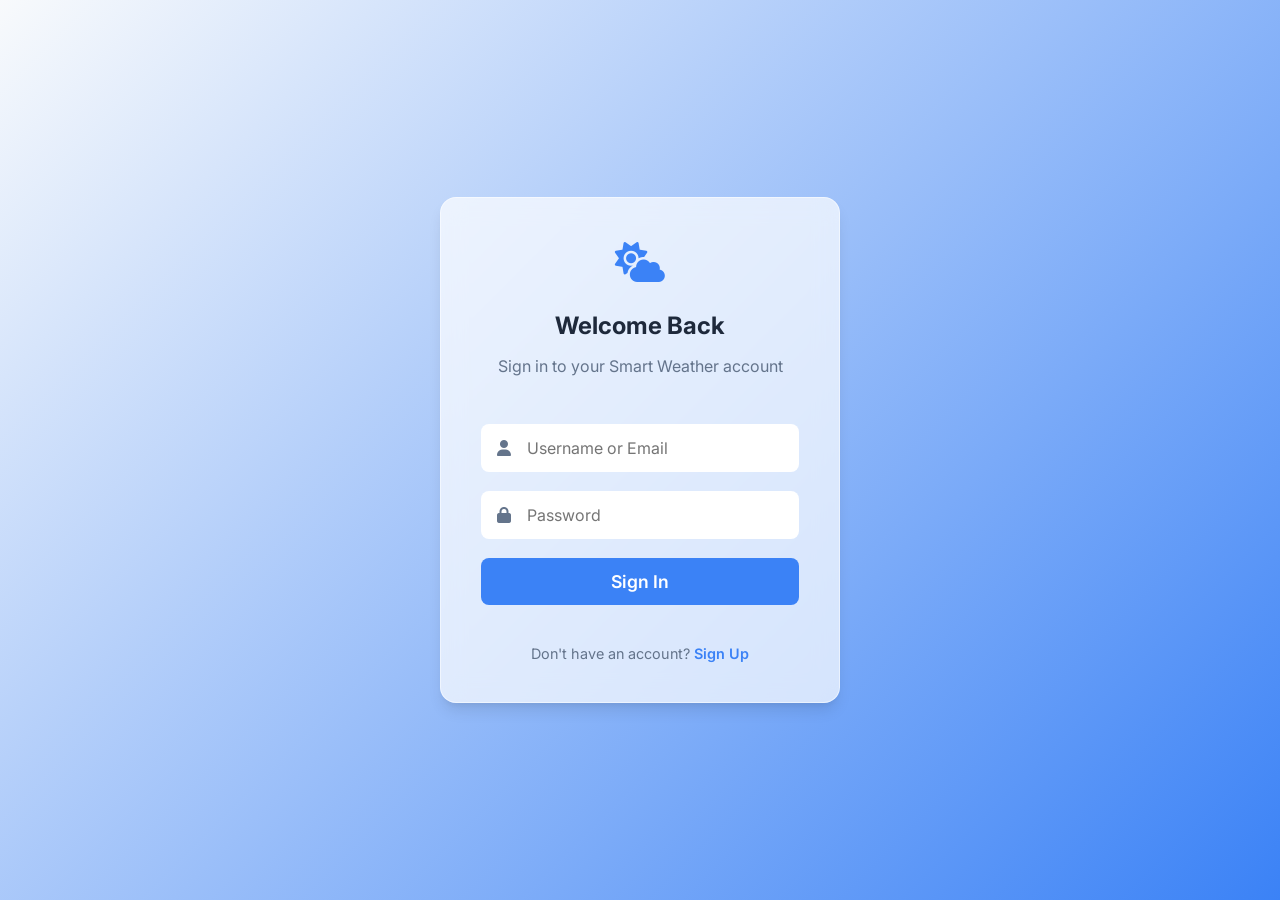
<file: login.html>
<!DOCTYPE html>
<html lang="en">

<head>
    <meta charset="UTF-8">
    <meta name="viewport" content="width=device-width, initial-scale=1.0">
    <title>Login - Smart Weather</title>
    <link rel="stylesheet" href="assets/css/style.css">
    <link rel="stylesheet" href="https://cdnjs.cloudflare.com/ajax/libs/font-awesome/6.4.0/css/all.min.css">
    <style>
        .auth-container {
            min-height: 100vh;
            display: flex;
            align-items: center;
            justify-content: center;
            padding: 1rem;
            background: linear-gradient(135deg, var(--bg-primary), var(--accent));
        }

        .auth-card {
            width: 100%;
            max-width: 400px;
            padding: 2.5rem;
            text-align: center;
        }

        .auth-logo {
            font-size: 2.5rem;
            color: var(--accent);
            margin-bottom: 0.5rem;
        }

        .auth-form {
            display: flex;
            flex-direction: column;
            gap: 1.2rem;
            margin-top: 2rem;
        }

        .input-group {
            position: relative;
        }

        .input-group i {
            position: absolute;
            left: 1rem;
            top: 50%;
            transform: translateY(-50%);
            color: var(--text-secondary);
        }

        .input-group input {
            width: 100%;
            padding: 0.8rem 1rem 0.8rem 2.8rem;
            border: 1px solid var(--card-border);
            border-radius: 8px;
            background: var(--bg-secondary);
            color: var(--text-primary);
            font-size: 1rem;
            outline: none;
            transition: border-color 0.2s;
        }

        .input-group input:focus {
            border-color: var(--accent);
        }

        .auth-btn {
            background: var(--accent);
            color: white;
            padding: 0.8rem;
            border: none;
            border-radius: 8px;
            font-size: 1.1rem;
            font-weight: 600;
            cursor: pointer;
            transition: background 0.2s, transform 0.1s;
        }

        .auth-btn:hover {
            background: var(--accent-hover);
        }

        .auth-btn:active {
            transform: scale(0.98);
        }

        .auth-switch {
            margin-top: 1.5rem;
            color: var(--text-secondary);
            font-size: 0.9rem;
        }

        .auth-switch a {
            color: var(--accent);
            text-decoration: none;
            font-weight: 600;
            cursor: pointer;
        }

        .auth-switch a:hover {
            text-decoration: underline;
        }

        #auth-error {
            color: var(--alert-danger);
            margin-top: 1rem;
            font-size: 0.9rem;
            display: none;
        }
    </style>
</head>

<body>

    <div class="auth-container">
        <!-- Login Form -->
        <div class="card glass auth-card" id="login-box">
            <div class="auth-logo"><i class="fa-solid fa-cloud-sun"></i></div>
            <h2>Welcome Back</h2>
            <p style="color: var(--text-secondary);">Sign in to your Smart Weather account</p>

            <form class="auth-form" id="login-form">
                <div class="input-group">
                    <i class="fa-solid fa-user"></i>
                    <input type="text" id="login-username" placeholder="Username or Email" required>
                </div>
                <div class="input-group">
                    <i class="fa-solid fa-lock"></i>
                    <input type="password" id="login-password" placeholder="Password" required>
                </div>
                <button type="submit" class="auth-btn">Sign In</button>
            </form>
            <div id="login-error"
                style="color: var(--alert-danger); display: none; margin-top: 10px; font-size: 0.9rem;"></div>

            <div class="auth-switch">
                Don't have an account? <a id="show-register">Sign Up</a>
            </div>
        </div>

        <!-- Registration Form (Hidden Initially) -->
        <div class="card glass auth-card" id="register-box" style="display: none;">
            <div class="auth-logo"><i class="fa-solid fa-cloud-sun"></i></div>
            <h2>Create Account</h2>
            <p style="color: var(--text-secondary);">Join Smart Weather today to get alerts and insights</p>

            <form class="auth-form" id="register-form">
                <div class="input-group">
                    <i class="fa-solid fa-user"></i>
                    <input type="text" id="reg-username" placeholder="Username" required>
                </div>
                <div class="input-group">
                    <i class="fa-solid fa-envelope"></i>
                    <input type="email" id="reg-email" placeholder="Email Address" required>
                </div>
                <div class="input-group">
                    <i class="fa-solid fa-lock"></i>
                    <input type="password" id="reg-password" placeholder="Create Password" required>
                </div>
                <button type="submit" class="auth-btn">Sign Up</button>
            </form>
            <div id="reg-error" style="color: var(--alert-danger); display: none; margin-top: 10px; font-size: 0.9rem;">
            </div>

            <div class="auth-switch">
                Already have an account? <a id="show-login">Sign In</a>
            </div>
        </div>
    </div>

    <!-- The root variables check is skipped here for a pure auth flow, but could be added -->
    <script src="assets/js/auth.js"></script>
</body>

</html>
</file>
<file: assets/css/style.css>
/* assets/css/style.css */
@import url('https://fonts.googleapis.com/css2?family=Inter:wght@300;400;500;600;700&display=swap');

:root {
   /* Light Mode Colors */
   --bg-primary: #f8fafc;
   --bg-secondary: #ffffff;
   --text-primary: #1e293b;
   --text-secondary: #64748b;
   --accent: #3b82f6;
   --accent-hover: #2563eb;
   --card-bg: rgba(255, 255, 255, 0.7);
   --card-border: rgba(255, 255, 255, 0.5);
   --shadow: 0 10px 15px -3px rgba(0, 0, 0, 0.1), 0 4px 6px -2px rgba(0, 0, 0, 0.05);
   --alert-danger: #ef4444;
   --alert-warning: #f59e0b;
   --alert-info: #0ea5e9;
   --alert-success: #10b981;
}

[data-theme="dark"] {
   /* Dark Mode Colors */
   --bg-primary: #0f172a;
   --bg-secondary: #1e293b;
   --text-primary: #f8fafc;
   --text-secondary: #94a3b8;
   --accent: #60a5fa;
   --accent-hover: #93c5fd;
   --card-bg: rgba(30, 41, 59, 0.7);
   --card-border: rgba(255, 255, 255, 0.1);
   --shadow: 0 10px 15px -3px rgba(0, 0, 0, 0.5), 0 4px 6px -2px rgba(0, 0, 0, 0.3);
}

* {
    margin: 0;
    padding: 0;
    box-sizing: border-box;
    font-family: 'Inter', sans-serif;
    transition: background-color 0.3s ease, color 0.3s ease;
}

body {
    background-color: var(--bg-primary);
    color: var(--text-primary);
    min-height: 100vh;
    display: flex;
    flex-direction: column;
}

/* Glassmorphism Classes */
.glass {
    background: var(--card-bg);
    backdrop-filter: blur(12px);
    -webkit-backdrop-filter: blur(12px);
    border: 1px solid var(--card-border);
    box-shadow: var(--shadow);
    border-radius: 16px;
}

/* Navbar */
nav {
    display: flex;
    justify-content: space-between;
    align-items: center;
    padding: 1rem 5%;
    background: var(--bg-secondary);
    box-shadow: 0 2px 4px rgba(0,0,0,0.05);
    position: sticky;
    top: 0;
    z-index: 100;
}

.logo {
    font-size: 1.5rem;
    font-weight: 700;
    color: var(--accent);
    text-decoration: none;
    display: flex;
    align-items: center;
    gap: 0.5rem;
}

.nav-links {
    display: flex;
    gap: 1.5rem;
    align-items: center;
}

.nav-links a {
    text-decoration: none;
    color: var(--text-secondary);
    font-weight: 500;
    transition: color 0.2s;
}

.nav-links a:hover, .nav-links a.active {
    color: var(--accent);
}

.theme-toggle {
    background: none;
    border: none;
    color: var(--text-primary);
    font-size: 1.2rem;
    cursor: pointer;
    padding: 0.5rem;
    border-radius: 50%;
    transition: background 0.2s;
}

.theme-toggle:hover {
    background: rgba(0,0,0,0.05);
}

[data-theme="dark"] .theme-toggle:hover {
    background: rgba(255,255,255,0.1);
}

/* Form Dropdowns in Dark Mode */
[data-theme="dark"] select option {
    background-color: var(--bg-secondary);
    color: var(--text-primary);
}

/* Main Container */
.container {
    max-width: 1200px;
    margin: 2rem auto;
    padding: 0 1rem;
    flex: 1;
    width: 100%;
}

/* Grid Layouts */
.dashboard-grid {
    display: grid;
    grid-template-columns: repeat(auto-fit, minmax(300px, 1fr));
    gap: 1.5rem;
    margin-top: 2rem;
}

.card {
    padding: 1.5rem;
    display: flex;
    flex-direction: column;
    gap: 1rem;
}

/* Weather Specific Components */
.weather-main {
    text-align: center;
}

.temp-large {
    font-size: 4rem;
    font-weight: 700;
    color: var(--text-primary);
}

.weather-desc {
    font-size: 1.2rem;
    color: var(--text-secondary);
    text-transform: capitalize;
}

.weather-icon-large {
    width: 120px;
    height: 120px;
    margin: 0 auto;
}

.weather-details {
    display: flex;
    justify-content: space-around;
    padding-top: 1rem;
    border-top: 1px solid var(--card-border);
}

.detail-item {
    display: flex;
    flex-direction: column;
    align-items: center;
    gap: 0.5rem;
}

.detail-value {
    font-weight: 600;
    font-size: 1.1rem;
}

/* Forecast List */
.forecast-list {
    display: flex;
    flex-direction: column;
    gap: 1rem;
}

.forecast-item {
    display: flex;
    justify-content: space-between;
    align-items: center;
    padding: 0.8rem;
    border-radius: 8px;
    background: rgba(0,0,0,0.03);
}

[data-theme="dark"] .forecast-item {
    background: rgba(255,255,255,0.05);
}

.forecast-item img {
    width: 40px;
}

/* Suggestions Box */
.suggestion-box {
    padding: 1rem;
    border-radius: 8px;
    margin-top: 0.5rem;
    display: flex;
    align-items: flex-start;
    gap: 1rem;
}

.suggestion-box i {
    font-size: 1.5rem;
}

.suggestion-box.info { background: rgba(14, 165, 233, 0.1); color: var(--alert-info); }
.suggestion-box.warning { background: rgba(245, 158, 11, 0.1); color: var(--alert-warning); }
.suggestion-box.danger { background: rgba(239, 68, 68, 0.1); color: var(--alert-danger); }
.suggestion-box.success { background: rgba(16, 185, 129, 0.1); color: var(--alert-success); }


/* Loading Spinner */
.loader {
    border: 4px solid var(--card-border);
    border-top: 4px solid var(--accent);
    border-radius: 50%;
    width: 40px;
    height: 40px;
    animation: spin 1s linear infinite;
    margin: 2rem auto;
}

@keyframes spin {
    0% { transform: rotate(0deg); }
    100% { transform: rotate(360deg); }
}

/* Buttons */
.btn {
    background: var(--accent);
    color: white;
    border: none;
    padding: 0.5rem 1rem;
    border-radius: 6px;
    cursor: pointer;
    font-weight: 500;
    transition: background 0.2s;
}

.btn:hover {
    background: var(--accent-hover);
}

/* Alerts Page */
.alert-card {
    border-left: 4px solid var(--alert-warning);
}
.alert-card.critical { border-left-color: var(--alert-danger); }
.alert-card.high { border-left-color: var(--alert-danger); }
.alert-card.medium { border-left-color: var(--alert-warning); }
.alert-card.low { border-left-color: var(--alert-info); }

/* Footer */
footer {
    text-align: center;
    padding: 2rem;
    margin-top: auto;
    color: var(--text-secondary);
    font-size: 0.9rem;
}

/* Responsive */
@media (max-width: 768px) {
    .nav-links {
        display: none; /* In a real app, implement a hamburger menu here */
    }
}
</file>
